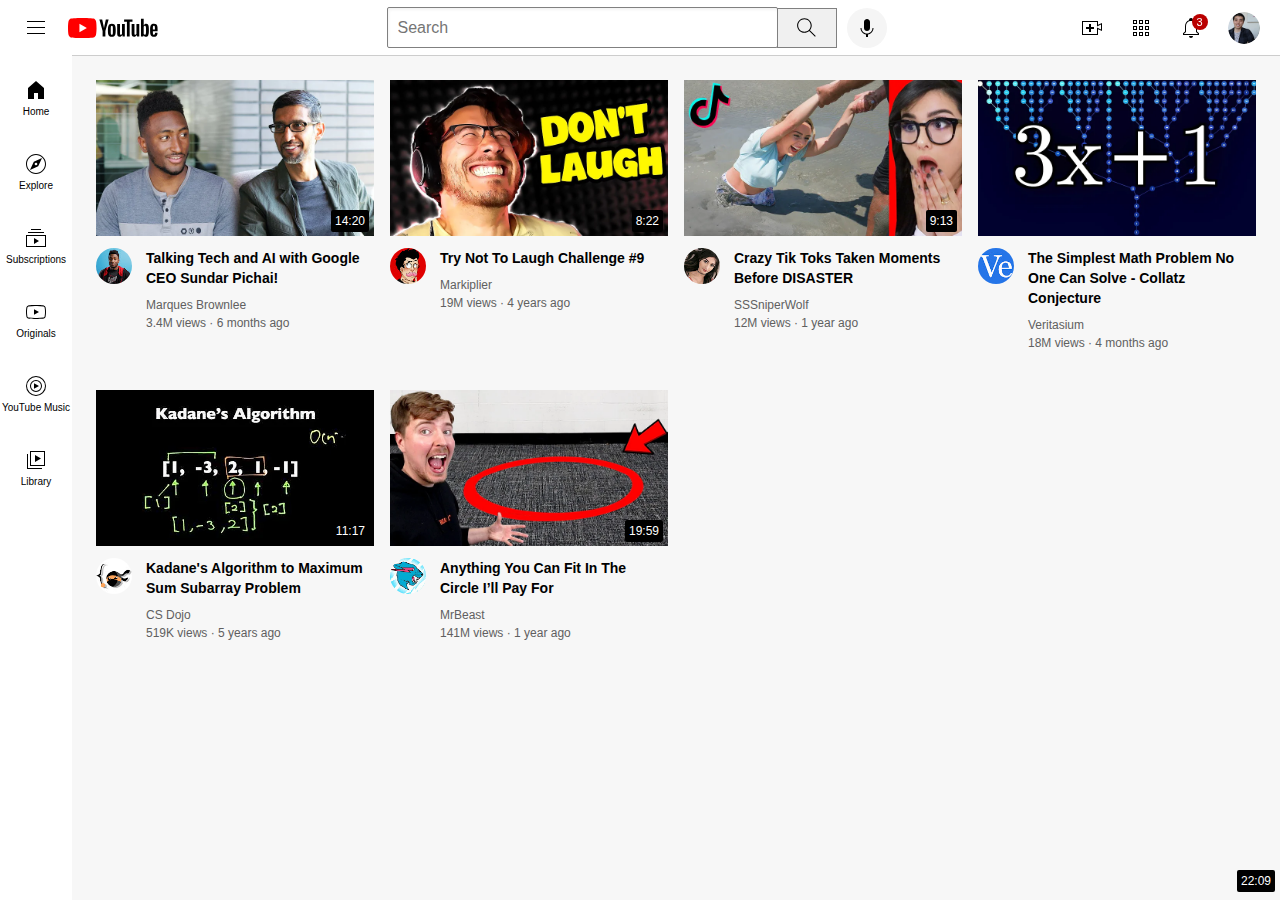
<file: index.html>
<!DOCTYPE html>
<html>
  <head>
    <title>YouTube Clone</title>
    <link rel="stylesheet" href="styles/general.css">
    <link rel="stylesheet" href="styles/header.css">
    <link rel="stylesheet" href="styles/video.css">
    <link rel="stylesheet" href="styles/sidebar.css">
  </head>
  <body>
    <div class="header">
      <div class="left-section">
        <img class="hamburger-menu" src="icons/hamburger-menu.svg">
        <img class="youtube-logo" src="icons/youtube-logo.svg">
      </div>
      <div class="middle-section">
          <input class ="search-bar" type="textbox" placeholder="Search">
          <button class="search-button">
            <img class="search-icon" src="icons/search.svg">
            <div class="tooltip">Search</div>
          </button>
          <button class="voice-search-button">
            <img class="voice-search-icon" src="icons/voice-search-icon.svg">
            <div class="tooltip">Search with your voice</div>
          </button>
      </div>
      <div class="right-section">
        <div class="upload-icon-container">
          <img class="upload-icon" src="icons/upload.svg">
          <div class="tooltip">Create</div>
        </div>
        <div class="youtube-apps-icon-container">
          <img class="youtube-apps-icon" src="icons/youtube-apps.svg">
          <div class="tooltip">YouTube apps</div>
        </div>
        <div class="notifications-icon-container">
          <div class="notifications-count">3</div>
          <img class="notifications-icon" src="icons/notifications.svg">
          <div class="tooltip">Notifications</div>
        </div>
        
        <img class="current-user-picture" src="icons/my-channel.jpeg">
      </div>
    </div>
    <div class="sidebar">
      <div class="sidebar-link">
        <img src="icons/home.svg">
        <div>Home</div>
      </div>
      <div class="sidebar-link">
        <img src="icons/explore.svg">
        <div>Explore</div>
      </div>
      <div class="sidebar-link">
        <img src="icons/subscriptions.svg">
        <div>Subscriptions</div>
      </div>
      <div class="sidebar-link">
        <img src="icons/originals.svg">
        <div>Originals</div>
      </div>
      <div class="sidebar-link">
        <img src="icons/youtube-music.svg">
        <div>YouTube Music</div>
      </div>
      <div class="sidebar-link">
        <img src="icons/library.svg">
        <div>Library</div>
      </div>
    </div>
    <div class="video-grid">
    <div class="video-preview">
      <div class="thumbnail-row">
        <img class="thumbnail"
         src="thumbnails/thumbnail-1.webp">
         <div class="video-time">14:20</div>
      </div>
      <div class="video-info-grid">
        <div class="channel-picture">
          <img class="profile-picture" src="channel-pictures/channel-1.jpeg">
        </div>
        <div class="video-info">
          <p class="video-title">
            Talking Tech and AI with Google CEO Sundar Pichai!
          </p>
          <p class="video-author">
            Marques Brownlee
          </p>
          <p class="video-stats">
            3.4M views &#183 6 months ago
          </p>
        </div>
      </div>
    </div>
      <div class="video-preview">
        <div class="thumbnail-row">
          <img class="thumbnail"
           src="thumbnails/thumbnail-2.webp">
           <div class="video-time">8:22</div>
        </div>
        <div class="video-info-grid">
          <div class="channel-picture">
            <img class="profile-picture"
            src="channel-pictures/channel-2.jpeg">
          </div>
          <div class="video-info">
            <p class="video-title">
              Try Not To Laugh Challenge #9
            </p>
            <p class="video-author">
              Markiplier
            </p>
            <p class="video-stats">
              19M views &#183 4 years ago
            </p>
          </div>
        </div>
    </div>
    <div class="video-preview">
      <div class="thumbnail-row">
        <img class="thumbnail"
         src="thumbnails/thumbnail-3.webp">
         <div class="video-time">9:13</div>
      </div>
      <div class="video-info-grid">
        <div class="channel-picture">
          <img class="profile-picture" src="channel-pictures/channel-3.jpeg">
        </div>
        <div class="video-info">
          <p class="video-title">  
            Crazy Tik Toks Taken Moments Before DISASTER
          </p>
          <p class="video-author">
            SSSniperWolf
          </p>
          <p class="video-stats">
            12M views &#183 1 year ago
          </p>
        </div>
      </div>
    </div>
      <div class="video-preview">
        <div class="thumbnail-row">
          <img class="thumbnail"
           src="thumbnails/thumbnail-4.webp">
        </div>
        <div class="video-info-grid">
          <div class="channel-picture">
            <img class="profile-picture"
            src="channel-pictures/channel-4.jpeg">
            <div class="video-time">22:09</div>
          </div>
          <div class="video-info">
            <p class="video-title">
              The Simplest Math Problem No One Can Solve - Collatz Conjecture
            </p>
            <p class="video-author">
              Veritasium
            </p>
            <p class="video-stats">
              18M views &#183 4 months ago
            </p>
          </div>
        </div>
    </div>
    <div class="video-preview">
      <div class="thumbnail-row">
        <img class="thumbnail"
         src="thumbnails/thumbnail-5.webp">
         <div class="video-time">11:17</div>
      </div>
      <div class="video-info-grid">
        <div class="channel-picture">
          <img class="profile-picture" src="channel-pictures/channel-5.jpeg">
        </div>
        <div class="video-info">
          <p class="video-title">
            Kadane's Algorithm to Maximum Sum Subarray Problem
          </p>
          <p class="video-author">
            CS Dojo
          </p>
          <p class="video-stats">
            519K views &#183 5 years ago
          </p>
        </div>
      </div>
    </div>
      <div class="video-preview">
        <div class="thumbnail-row">
          <img class="thumbnail"
           src="thumbnails/thumbnail-6.webp">
           <div class="video-time">19:59</div>
        </div>
        <div class="video-info-grid">
          <div class="channel-picture">
            <img class="profile-picture"
            src="channel-pictures/channel-6.jpeg">
          </div>
          <div class="video-info">
            <p class="video-title">
              Anything You Can Fit In The Circle I’ll Pay For
            </p>
            <p class="video-author">
              MrBeast
            </p>
            <p class="video-stats">
              141M views &#183 1 year ago
            </p>
          </div>
        </div>
    </div>
  </div>
  </body>
</html>
</file>
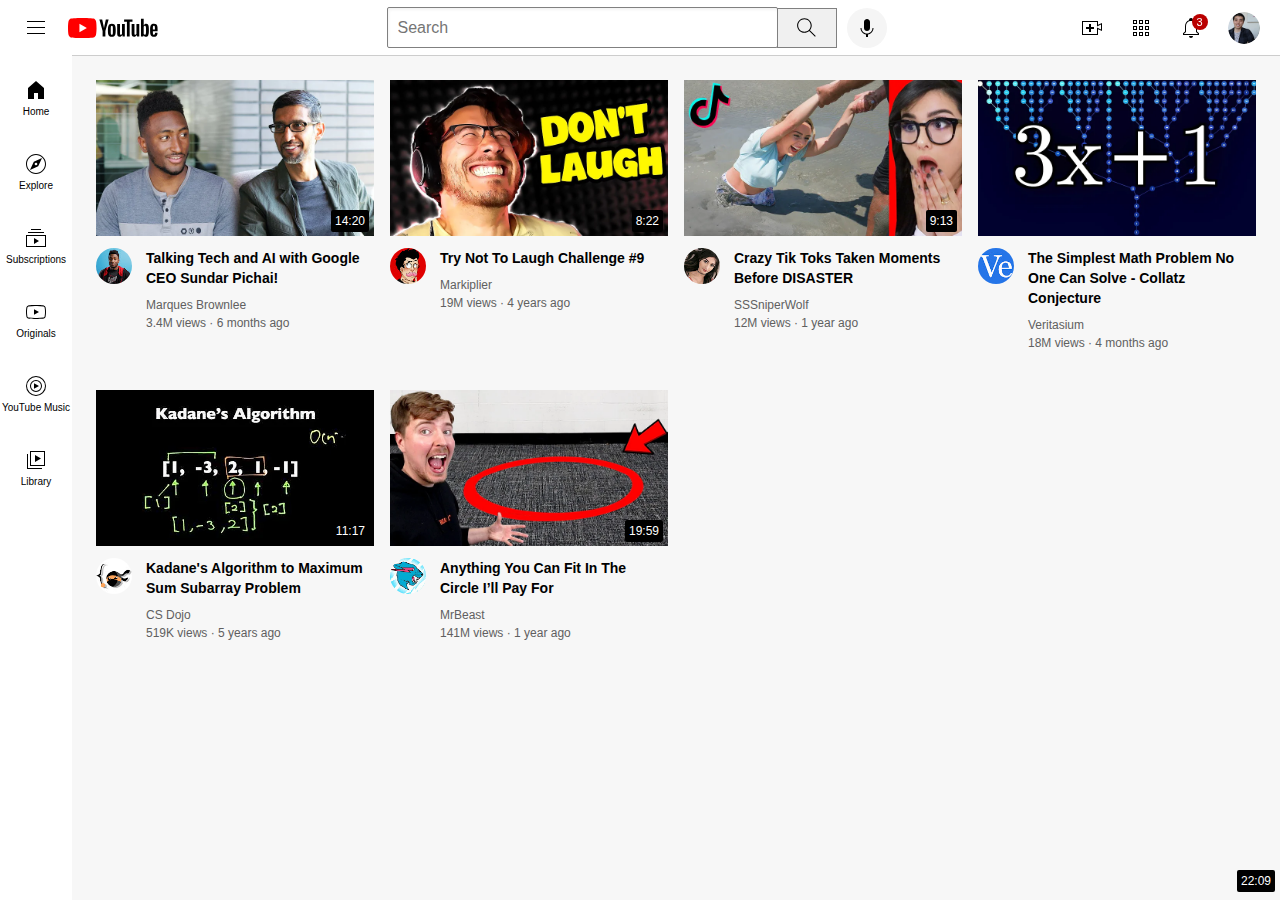
<file: youtube.html>
<!DOCTYPE html>
<html>
  <head>
    <title>YouTube Clone</title>
    <link rel="stylesheet" href="styles/general.css">
    <link rel="stylesheet" href="styles/header.css">
    <link rel="stylesheet" href="styles/video.css">
    <link rel="stylesheet" href="styles/sidebar.css">
  </head>
  <body>
    <div class="header">
      <div class="left-section">
        <img class="hamburger-menu" src="icons/hamburger-menu.svg">
        <img class="youtube-logo" src="icons/youtube-logo.svg">
      </div>
      <div class="middle-section">
          <input class ="search-bar" type="textbox" placeholder="Search">
          <button class="search-button">
            <img class="search-icon" src="icons/search.svg">
            <div class="tooltip">Search</div>
          </button>
          <button class="voice-search-button">
            <img class="voice-search-icon" src="icons/voice-search-icon.svg">
            <div class="tooltip">Search with your voice</div>
          </button>
      </div>
      <div class="right-section">
        <div class="upload-icon-container">
          <img class="upload-icon" src="icons/upload.svg">
          <div class="tooltip">Create</div>
        </div>
        <div class="youtube-apps-icon-container">
          <img class="youtube-apps-icon" src="icons/youtube-apps.svg">
          <div class="tooltip">YouTube apps</div>
        </div>
        <div class="notifications-icon-container">
          <div class="notifications-count">3</div>
          <img class="notifications-icon" src="icons/notifications.svg">
          <div class="tooltip">Notifications</div>
        </div>
        
        <img class="current-user-picture" src="icons/my-channel.jpeg">
      </div>
    </div>
    <div class="sidebar">
      <div class="sidebar-link">
        <img src="icons/home.svg">
        <div>Home</div>
      </div>
      <div class="sidebar-link">
        <img src="icons/explore.svg">
        <div>Explore</div>
      </div>
      <div class="sidebar-link">
        <img src="icons/subscriptions.svg">
        <div>Subscriptions</div>
      </div>
      <div class="sidebar-link">
        <img src="icons/originals.svg">
        <div>Originals</div>
      </div>
      <div class="sidebar-link">
        <img src="icons/youtube-music.svg">
        <div>YouTube Music</div>
      </div>
      <div class="sidebar-link">
        <img src="icons/library.svg">
        <div>Library</div>
      </div>
    </div>
    <div class="video-grid">
    <div class="video-preview">
      <div class="thumbnail-row">
        <img class="thumbnail"
         src="thumbnails/thumbnail-1.webp">
         <div class="video-time">14:20</div>
      </div>
      <div class="video-info-grid">
        <div class="channel-picture">
          <img class="profile-picture" src="channel-pictures/channel-1.jpeg">
        </div>
        <div class="video-info">
          <p class="video-title">
            Talking Tech and AI with Google CEO Sundar Pichai!
          </p>
          <p class="video-author">
            Marques Brownlee
          </p>
          <p class="video-stats">
            3.4M views &#183 6 months ago
          </p>
        </div>
      </div>
    </div>
      <div class="video-preview">
        <div class="thumbnail-row">
          <img class="thumbnail"
           src="thumbnails/thumbnail-2.webp">
           <div class="video-time">8:22</div>
        </div>
        <div class="video-info-grid">
          <div class="channel-picture">
            <img class="profile-picture"
            src="channel-pictures/channel-2.jpeg">
          </div>
          <div class="video-info">
            <p class="video-title">
              Try Not To Laugh Challenge #9
            </p>
            <p class="video-author">
              Markiplier
            </p>
            <p class="video-stats">
              19M views &#183 4 years ago
            </p>
          </div>
        </div>
    </div>
    <div class="video-preview">
      <div class="thumbnail-row">
        <img class="thumbnail"
         src="thumbnails/thumbnail-3.webp">
         <div class="video-time">9:13</div>
      </div>
      <div class="video-info-grid">
        <div class="channel-picture">
          <img class="profile-picture" src="channel-pictures/channel-3.jpeg">
        </div>
        <div class="video-info">
          <p class="video-title">  
            Crazy Tik Toks Taken Moments Before DISASTER
          </p>
          <p class="video-author">
            SSSniperWolf
          </p>
          <p class="video-stats">
            12M views &#183 1 year ago
          </p>
        </div>
      </div>
    </div>
      <div class="video-preview">
        <div class="thumbnail-row">
          <img class="thumbnail"
           src="thumbnails/thumbnail-4.webp">
        </div>
        <div class="video-info-grid">
          <div class="channel-picture">
            <img class="profile-picture"
            src="channel-pictures/channel-4.jpeg">
            <div class="video-time">22:09</div>
          </div>
          <div class="video-info">
            <p class="video-title">
              The Simplest Math Problem No One Can Solve - Collatz Conjecture
            </p>
            <p class="video-author">
              Veritasium
            </p>
            <p class="video-stats">
              18M views &#183 4 months ago
            </p>
          </div>
        </div>
    </div>
    <div class="video-preview">
      <div class="thumbnail-row">
        <img class="thumbnail"
         src="thumbnails/thumbnail-5.webp">
         <div class="video-time">11:17</div>
      </div>
      <div class="video-info-grid">
        <div class="channel-picture">
          <img class="profile-picture" src="channel-pictures/channel-5.jpeg">
        </div>
        <div class="video-info">
          <p class="video-title">
            Kadane's Algorithm to Maximum Sum Subarray Problem
          </p>
          <p class="video-author">
            CS Dojo
          </p>
          <p class="video-stats">
            519K views &#183 5 years ago
          </p>
        </div>
      </div>
    </div>
      <div class="video-preview">
        <div class="thumbnail-row">
          <img class="thumbnail"
           src="thumbnails/thumbnail-6.webp">
           <div class="video-time">19:59</div>
        </div>
        <div class="video-info-grid">
          <div class="channel-picture">
            <img class="profile-picture"
            src="channel-pictures/channel-6.jpeg">
          </div>
          <div class="video-info">
            <p class="video-title">
              Anything You Can Fit In The Circle I’ll Pay For
            </p>
            <p class="video-author">
              MrBeast
            </p>
            <p class="video-stats">
              141M views &#183 1 year ago
            </p>
          </div>
        </div>
    </div>
  </div>
  </body>
</html>
</file>
<file: styles/general.css>
p {
  font-family: Arial;
  margin-top: 0;
  margin-bottom: 0;
}

body{
  margin: 0;
  padding-top: 80px;
  padding-left: 96px;
  padding-right: 24px;
  background-color: rgb(247, 247, 247);
}
</file>
<file: styles/header.css>
.header {
  height: 55px;
  display: flex;
  flex-direction: row;
  justify-content: space-between;
  align-items: center;
  position: fixed;
  top: 0;
  left: 0;
  right: 0;
  z-index: 100;

  background-color: white;
  border-bottom-width: 1px;
  border-bottom-style: solid;
  border-bottom-color: rgb(205, 205, 205);
}

.left-section {
  display: flex;
  align-items: center;
}

.middle-section {
  margin-left: 70px;
  margin-right: 35px;
  flex: 1;
  max-width: 500px;
  display: flex;
  flex-direction: row;
  align-items: center;
}

.right-section {
  width: 180px;
  display:flex;
  align-items: center;
  justify-content: space-between;
  margin-right: 20px;
  flex-shrink: 0;
}

.hamburger-menu {
  margin-left: 24px;
  margin-right: 20px;
  height: 24px;
  cursor: pointer;
}

.youtube-logo{
  height: 20px;
  cursor: pointer;

}


.search-button {
  
  height: 40px;
  width: 60px;
  background-color: rgb(240, 240, 240);
  border-width: 1px;
  border-style: solid;
  border-color: grey;
  margin-left: -1px;
  margin-right: 10px;

  

}

.search-button,
.voice-search-button,
.upload-icon-container,
.youtube-apps-icon-container,
.notifications-icon-container {
  display: flex;
  justify-content: center;
  align-items: center;
  position: relative;
  cursor: pointer;
}

.search-button .tooltip,
.voice-search-button .tooltip,
.upload-icon-container .tooltip,
.youtube-apps-icon-container .tooltip,
.notifications-icon-container .tooltip {
  font-family: Arial;
  position: absolute;
  background-color: gray;
  color: white;
  padding-top: 4px;
  padding-bottom: 4px;
  padding-left: 8px;
  padding-right: 8px;
  border-radius: 2px;
  font-size: 12px;
  bottom: -30px;
  opacity: 0;
  transition: opacity 0.15s;
  pointer-events: none;
  white-space: nowrap;

}

.search-button:hover .tooltip,
.voice-search-button:hover .tooltip,
.upload-icon-container:hover .tooltip,
.youtube-apps-icon-container:hover .tooltip,
.notifications-icon-container:hover .tooltip {
  opacity: 1;
}

.search-icon {
  height: 25px;
  background-color: rgb(240, 240, 240);

}

.search-bar::placeholder{
  font-family: Arial;
  font-size: 16px;
}

.voice-search-button {
  height: 40px;
  width: 40px;
  border-radius: 20px;
  border: none;
  background-color: rgb(245, 245, 245);
}

.voice-search-icon {
  height: 24px;
}

.search-bar {
  width: 0;
  flex: 1;
  padding-left: 10px;
  height: 37px;
  font-size: 16px;
  border-width: 1px;
  border-style: solid;
  border-color: grey;
  border-radius: 2px;
  box-shadow: inset 1px 2px 3px rgba(0, 0, 0, 0.05);
}

.upload-icon {
  height: 24px;
}

.youtube-apps-icon {
  height: 24px;
}

.notifications-icon {
  height: 24px;

}

.notifications-icon-container {
  position: relative;
}

.notifications-count {
  position: absolute;
  top: -2px;
  right: -5px;
  background-color: rgb(186, 0, 0);
  color: white;
  font-family: Arial;
  font-size: 11px;
  padding-left: 5px;
  padding-right: 5px;
  padding-top: 2px;
  padding-bottom: 2px;
  border-radius: 10px;

}

.current-user-picture {
  height: 32px;
  border-radius: 16px;
  cursor: pointer;
}
</file>
<file: styles/video.css>
.thumbnail {
        width: 100%;
      }

  
      .thumbnail-row {
        margin-bottom: 8px;
        position: relative;
      }

      .video-info-grid{
        display: grid;
        grid-template-columns: 50px 1fr;
      }


      .video-title {
        margin-top: 0px;
        font-size:14px;
        font-weight: 700;
        line-height: 20px;
        margin-bottom: 10px;
      }

      .profile-picture {
        width:36px;
        border-radius: 50px;
      }

      .video-author,
      .video-stats {
        font-size: 12px;
        color:rgb(96, 96, 96)
      }

      .video-author {
        margin-bottom: 4px;
      }

      .video-grid{
        display: grid;
        grid-template-columns: 1fr 1fr 1fr;
        column-gap: 16px;
        row-gap: 40px;
      }

      @media (max-width: 750px) {
        .video-grid{
          grid-template-columns: 1fr 1fr;
        }
      }

      @media (min-width: 1000px) {
        .video-grid{
          grid-template-columns: 1fr 1fr 1fr 1fr;
        }
      }

      @media (min-width: 751px) and (max-width: 999px){
        .video-grid{
          grid-template-columns: 1fr 1fr 1fr;
      }
    }

     

      .video-time {
        background-color: black;
        color: white;
        position: absolute;
        font-family: Arial;
        font-size: 12px;
        font-weight: 500;
        padding: 4px;
        border-radius: 2px;
        bottom: 8px;
        right: 5px;
      }
</file>
<file: styles/sidebar.css>
.sidebar {
  position: fixed;
  left: 0;
  bottom: 0;
  top: 55px;
  background-color: white;
  width: 72px;
  z-index: 200;
  padding-top: 5px;
}

.sidebar-link {
  height: 74px;
  display: flex;
  justify-content: center;
  align-items: center;
  flex-direction: column;
  cursor:pointer;
}


.sidebar-link:hover {
  background-color: lightgrey;
}

.sidebar-link img {
  height: 24px;
  margin-bottom: 4px;
}

.sidebar-link div {
  
  font-family: Arial;
  font-size: 10px;


}
</file>
